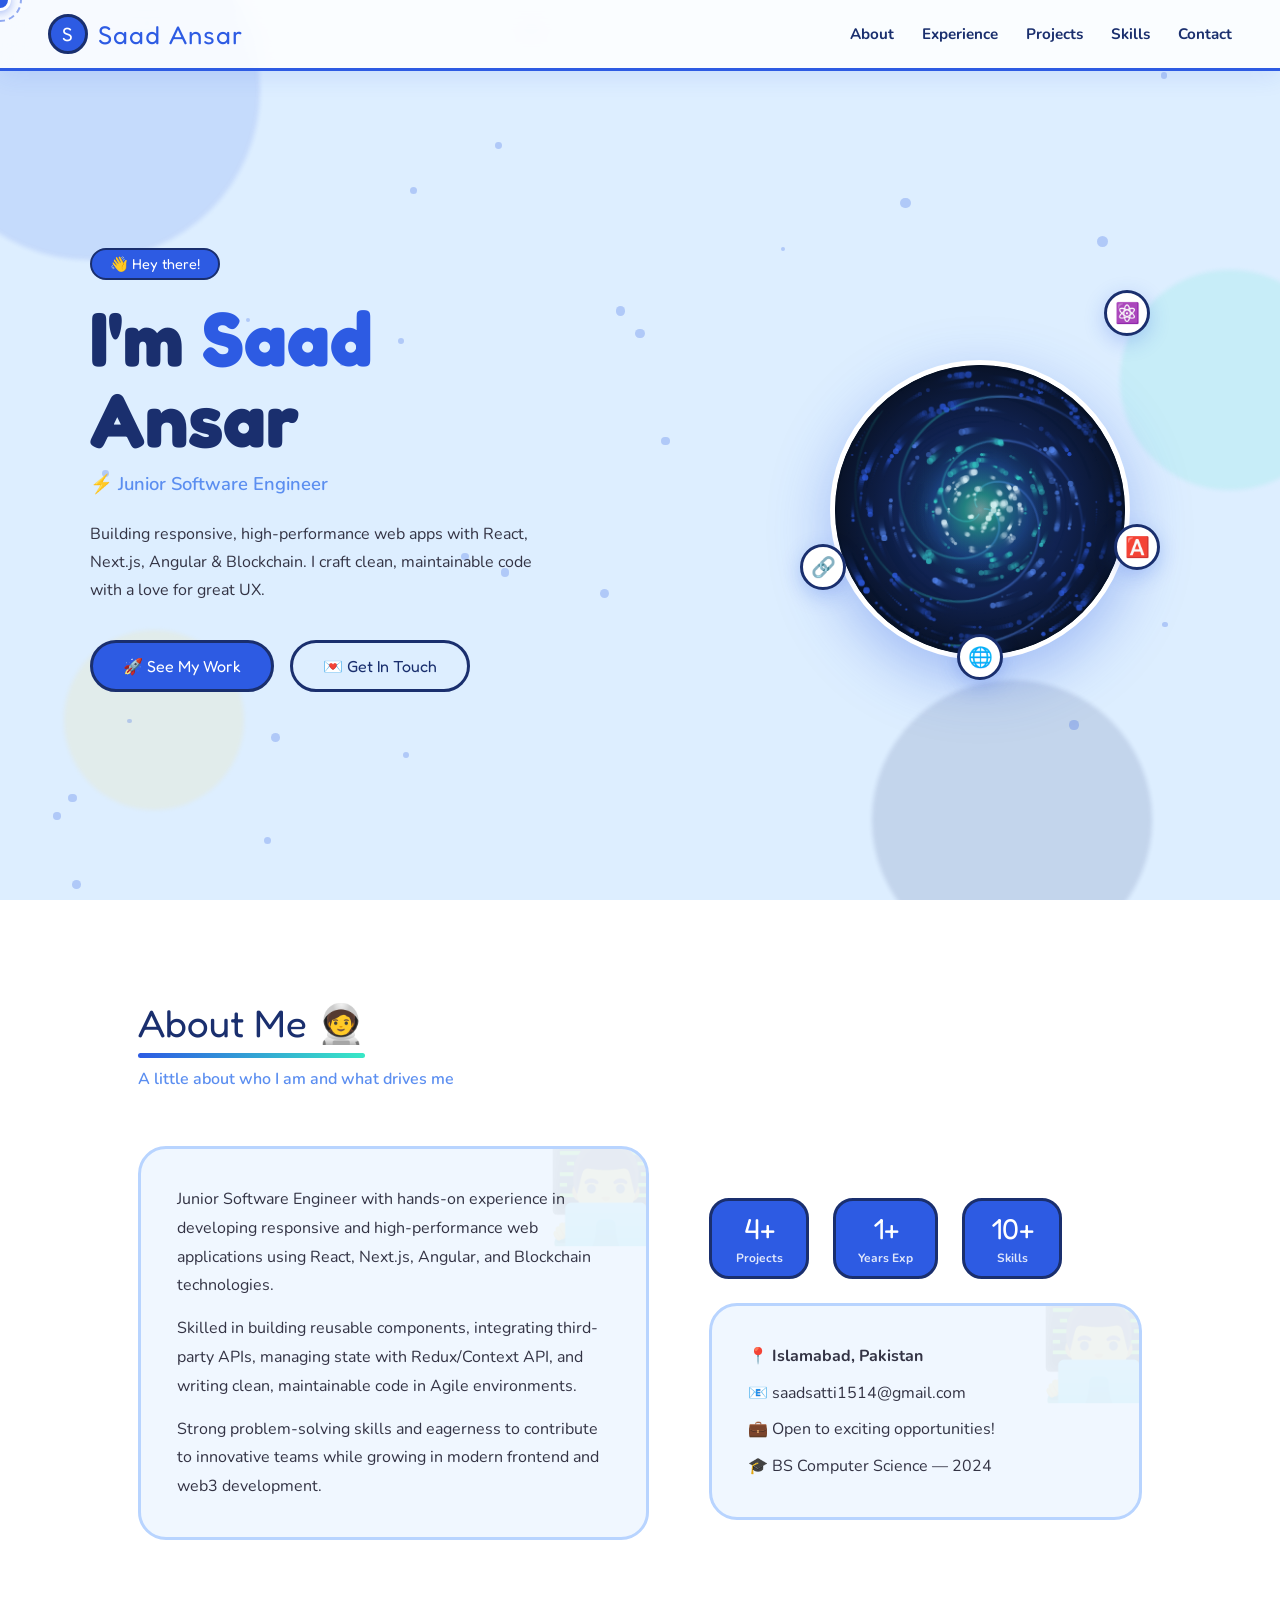
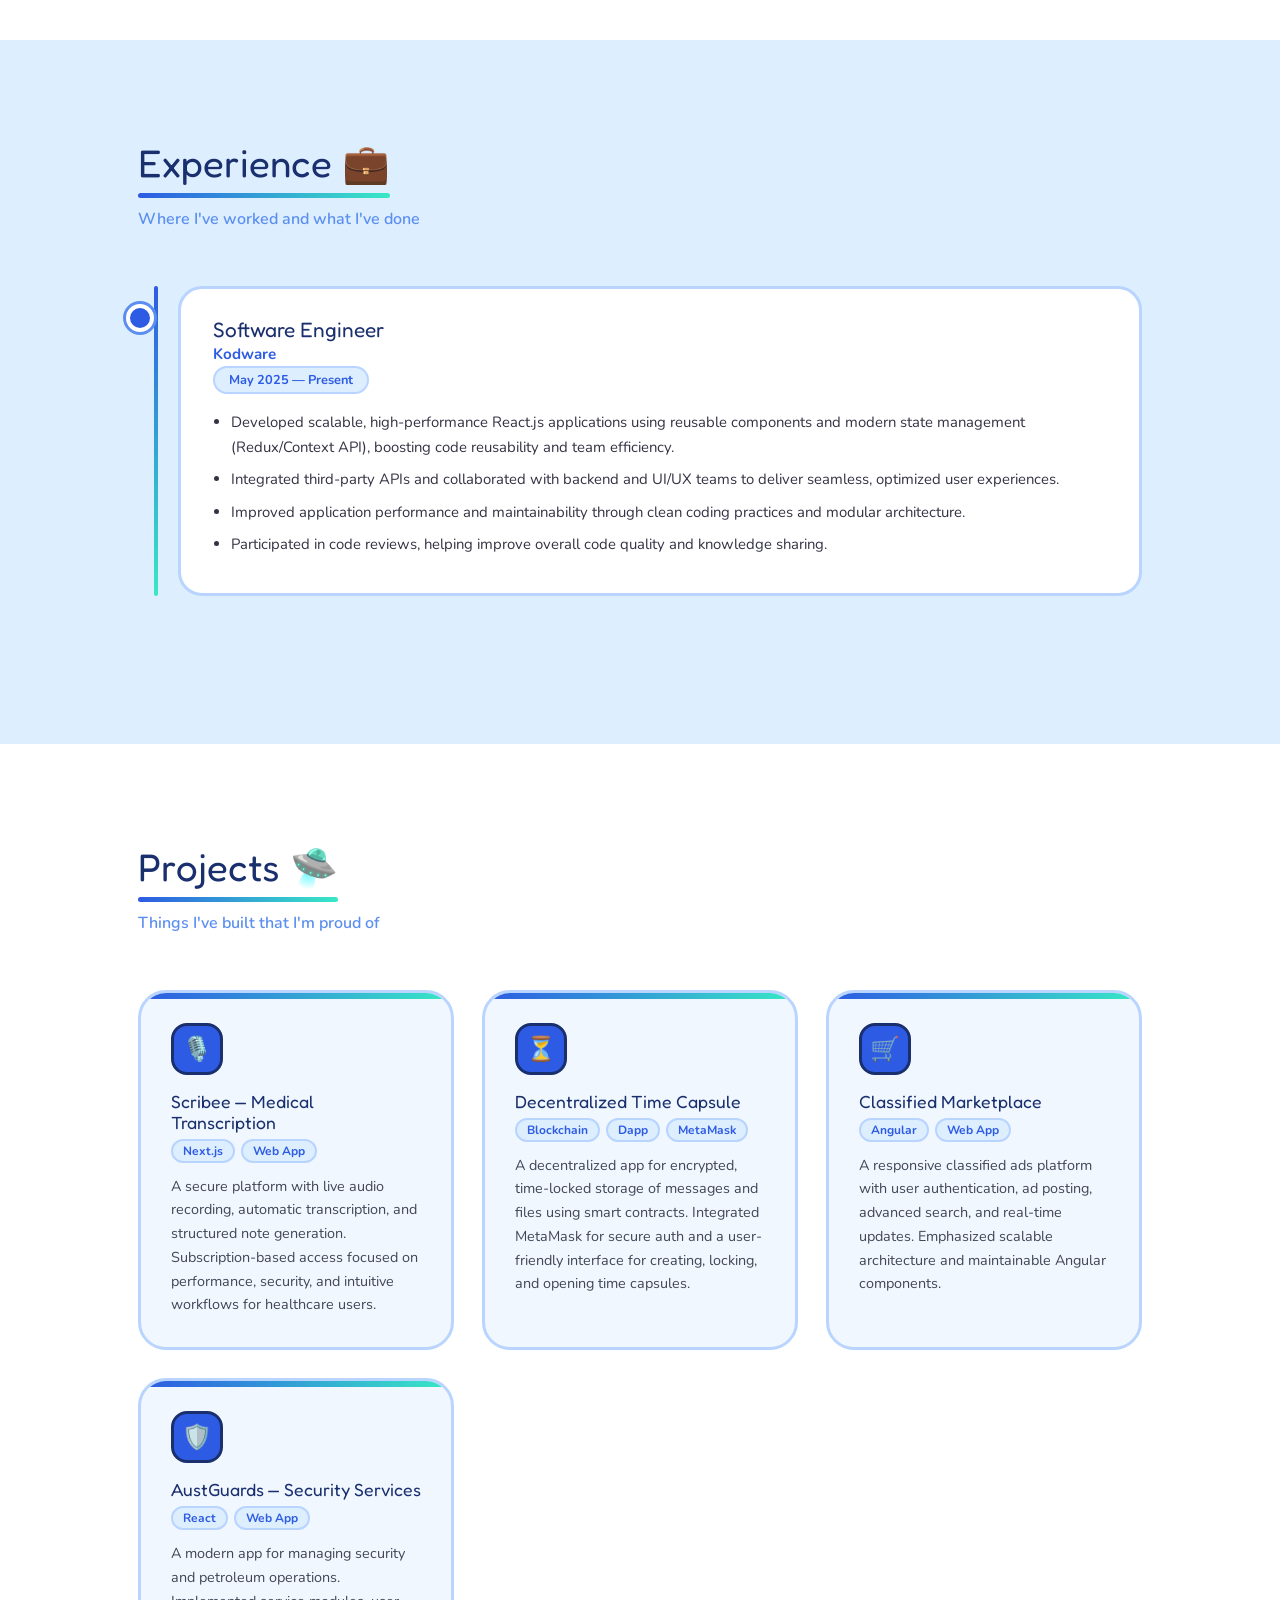
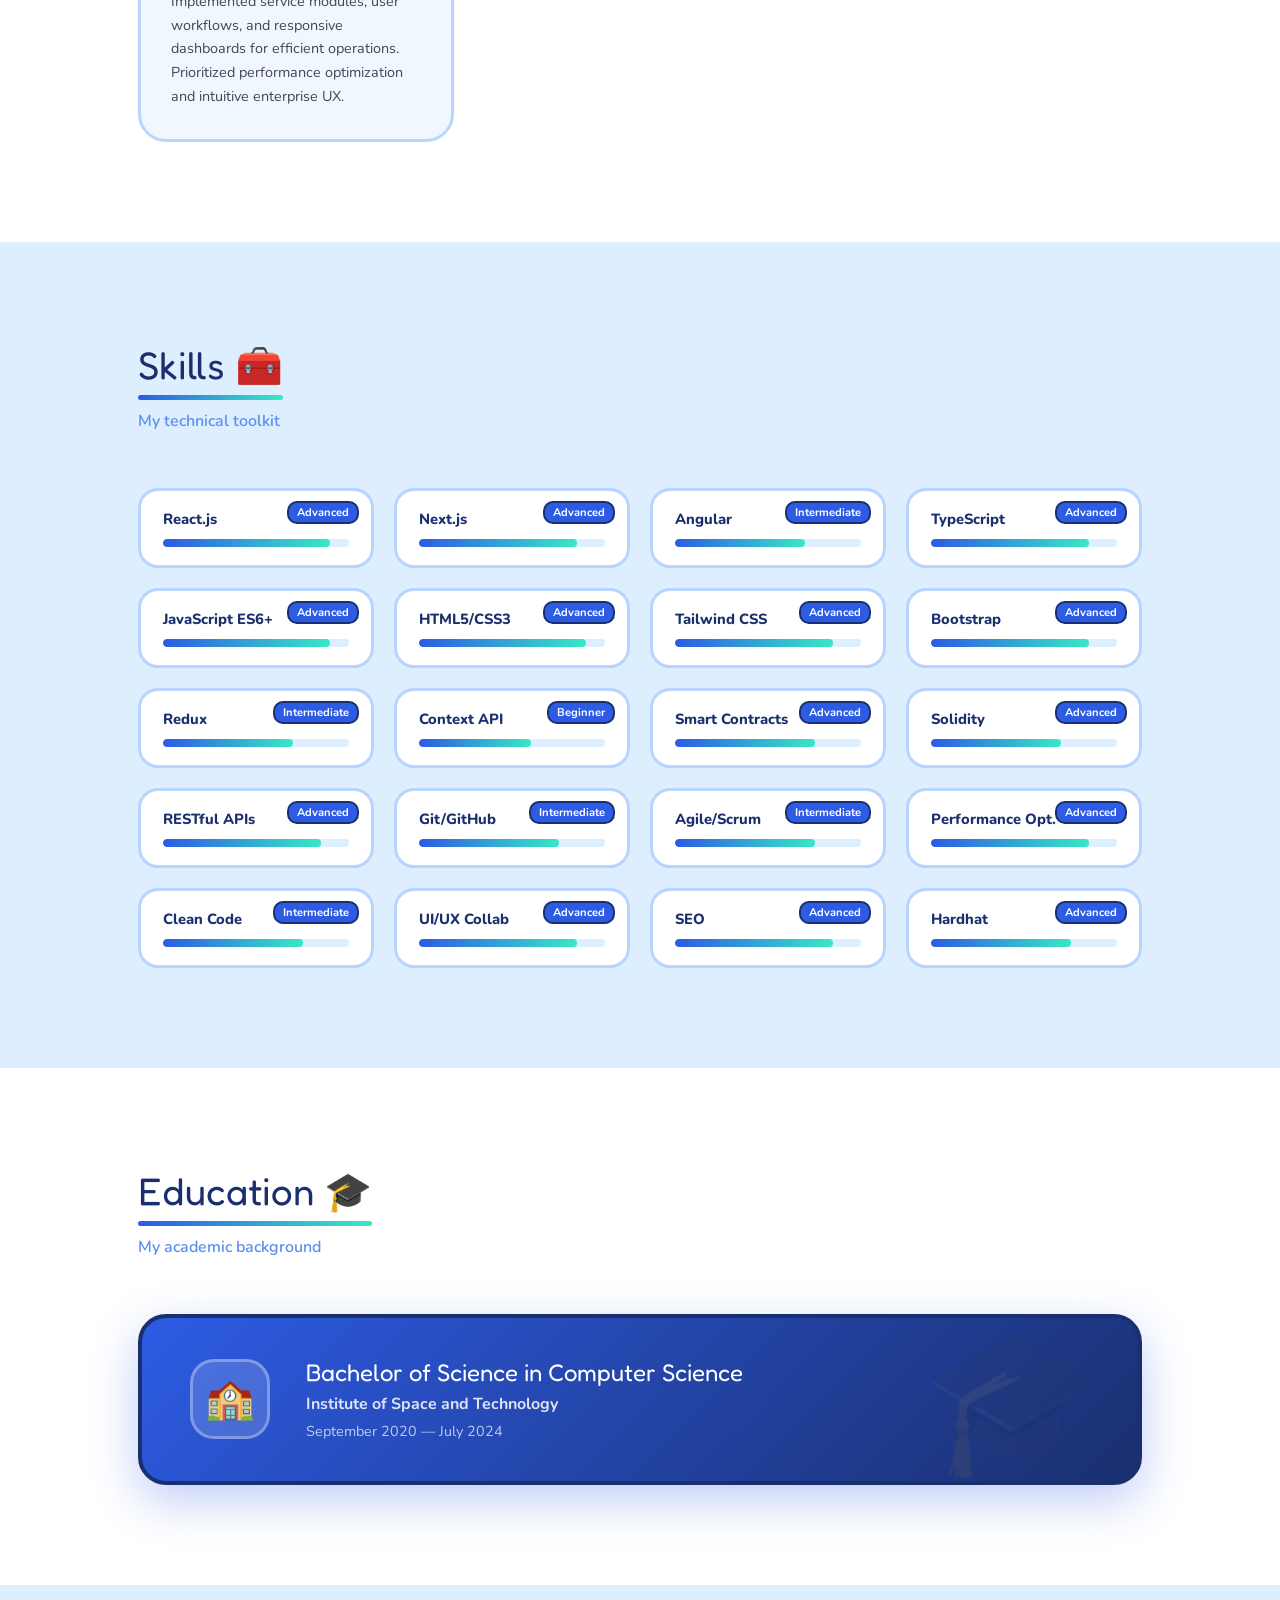
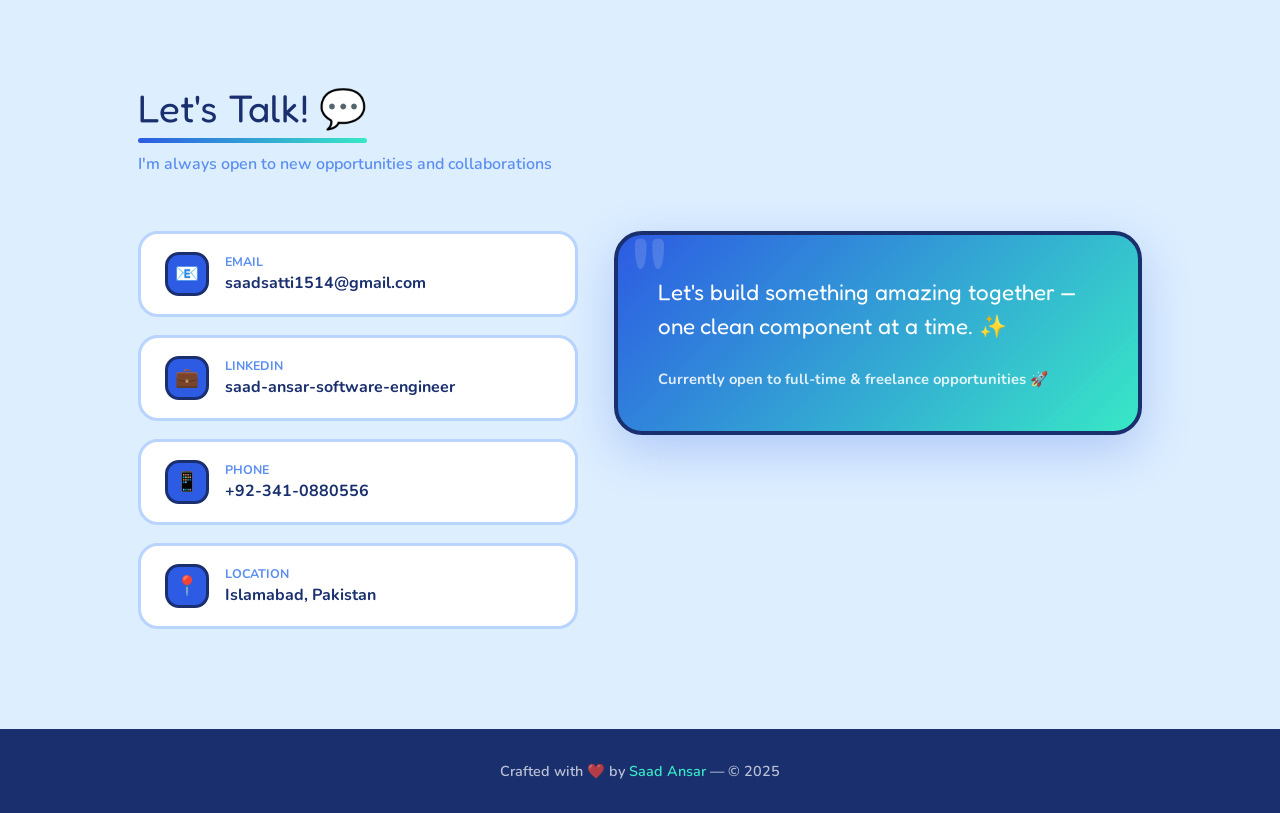
<file: index.html>
<!DOCTYPE html>
<html lang="en">

<head>
  <meta charset="UTF-8">
  <meta name="viewport" content="width=device-width, initial-scale=1.0">
  <title>Saad Ansar — Portfolio</title>
  <link href="https://fonts.googleapis.com/css2?family=Fredoka+One&family=Nunito:wght@400;600;700;800&display=swap"
    rel="stylesheet">
  <link rel="stylesheet" href="style.css">
</head>

<body>

  <!-- Cursor -->
  <div class="cursor" id="cursor"></div>
  <div class="cursor-ring" id="ring"></div>

  <!-- Floating BG -->
  <div class="bg-blobs">
    <div class="blob blob-1"></div>
    <div class="blob blob-2"></div>
    <div class="blob blob-3"></div>
    <div class="blob blob-4"></div>
  </div>
  <div class="stars" id="stars"></div>

  <!-- NAVBAR -->
  <nav>
    <div class="nav-logo">
      <div class="avatar-pill">S</div>
      Saad Ansar
    </div>
    <ul class="nav-links">
      <li><a href="#about">About</a></li>
      <li><a href="#experience">Experience</a></li>
      <li><a href="#projects">Projects</a></li>
      <li><a href="#skills">Skills</a></li>
      <li><a href="#contact">Contact</a></li>
    </ul>
  </nav>

  <!-- HERO -->
  <section id="hero">
    <div class="hero-inner">
      <div class="hero-text">
        <div class="hero-tag">👋 Hey there!</div>
        <h1 class="hero-title">
          I'm <span>Saad</span><br>Ansar
        </h1>
        <p class="hero-sub">⚡ Junior Software Engineer</p>
        <p class="hero-desc">
          Building responsive, high-performance web apps with React, Next.js, Angular & Blockchain. I craft clean,
          maintainable code with a love for great UX.
        </p>
        <div class="hero-btns">
          <a href="#projects" class="btn btn-primary">🚀 See My Work</a>
          <a href="#contact" class="btn btn-outline">💌 Get In Touch</a>
        </div>
      </div>
      <div class="hero-character">
        <div class="character-wrap">
          <div class="photo-bg">
            <canvas id="codeCanvas"></canvas>
            <div class="vortex-overlay"></div>
          </div>
          <!-- floating icons -->
          <div class="float-icon">⚛️</div>
          <div class="float-icon">🔗</div>
          <div class="float-icon">🅰️</div>
          <div class="float-icon">🌐</div>
        </div>
      </div>
    </div>
  </section>

  <!-- ABOUT -->
  <section id="about">
    <div class="section-inner">
      <div class="reveal">
        <div class="section-title">About Me 🧑‍🚀</div>
        <p class="section-subtitle">A little about who I am and what drives me</p>
      </div>
      <div class="about-grid reveal">
        <div class="about-card">
          <p>
            Junior Software Engineer with hands-on experience in developing responsive and high-performance
            web applications using React, Next.js, Angular, and Blockchain technologies.
          </p>
          <p style="margin-top:14px">
            Skilled in building reusable components, integrating third-party APIs, managing state with Redux/Context
            API, and writing clean, maintainable code in Agile environments.
          </p>
          <p style="margin-top:14px">
            Strong problem-solving skills and eagerness to contribute to innovative teams while growing in modern
            frontend and web3 development.
          </p>
        </div>
        <div style="display:flex; flex-direction:column; gap:24px; flex:1; min-width:220px;">
          <div class="about-stats">
            <div class="stat-pill"><span class="num">4+</span><span class="lbl">Projects</span></div>
            <div class="stat-pill"><span class="num">1+</span><span class="lbl">Years Exp</span></div>
            <div class="stat-pill"><span class="num">10+</span><span class="lbl">Skills</span></div>
          </div>
          <div class="about-card" style="margin-top:0">
            <p>📍 <strong>Islamabad, Pakistan</strong></p>
            <p style="margin-top:8px">📧 saadsatti1514@gmail.com</p>
            <p style="margin-top:8px">💼 Open to exciting opportunities!</p>
            <p style="margin-top:8px">🎓 BS Computer Science — 2024</p>
          </div>
        </div>
      </div>
    </div>
  </section>

  <!-- EXPERIENCE -->
  <section id="experience">
    <div class="section-inner">
      <div class="reveal">
        <div class="section-title">Experience 💼</div>
        <p class="section-subtitle">Where I've worked and what I've done</p>
      </div>
      <div class="timeline reveal">
        <div class="timeline-item">
          <div class="timeline-dot"></div>
          <div class="timeline-card">
            <div class="timeline-role">Software Engineer</div>
            <div class="timeline-company">Kodware</div>
            <div class="timeline-date">May 2025 — Present</div>
            <ul>
              <li>Developed scalable, high-performance React.js applications using reusable components and modern state
                management (Redux/Context API), boosting code reusability and team efficiency.</li>
              <li>Integrated third-party APIs and collaborated with backend and UI/UX teams to deliver seamless,
                optimized user experiences.</li>
              <li>Improved application performance and maintainability through clean coding practices and modular
                architecture.</li>
              <li>Participated in code reviews, helping improve overall code quality and knowledge sharing.</li>
            </ul>
          </div>
        </div>
      </div>
    </div>
  </section>

  <!-- PROJECTS -->
  <section id="projects">
    <div class="section-inner">
      <div class="reveal">
        <div class="section-title">Projects 🛸</div>
        <p class="section-subtitle">Things I've built that I'm proud of</p>
      </div>
      <div class="projects-grid reveal">
        <div class="project-card">
          <div class="project-icon">🎙️</div>
          <div class="project-name">Scribee — Medical Transcription</div>
          <div class="project-tech">
            <span class="tech-tag">Next.js</span>
            <span class="tech-tag">Web App</span>
          </div>
          <p class="project-desc">A secure platform with live audio recording, automatic transcription, and structured
            note generation. Subscription-based access focused on performance, security, and intuitive workflows for
            healthcare users.</p>
        </div>
        <div class="project-card">
          <div class="project-icon">⏳</div>
          <div class="project-name">Decentralized Time Capsule</div>
          <div class="project-tech">
            <span class="tech-tag">Blockchain</span>
            <span class="tech-tag">Dapp</span>
            <span class="tech-tag">MetaMask</span>
          </div>
          <p class="project-desc">A decentralized app for encrypted, time-locked storage of messages and files using
            smart contracts. Integrated MetaMask for secure auth and a user-friendly interface for creating, locking,
            and opening time capsules.</p>
        </div>
        <div class="project-card">
          <div class="project-icon">🛒</div>
          <div class="project-name">Classified Marketplace</div>
          <div class="project-tech">
            <span class="tech-tag">Angular</span>
            <span class="tech-tag">Web App</span>
          </div>
          <p class="project-desc">A responsive classified ads platform with user authentication, ad posting, advanced
            search, and real-time updates. Emphasized scalable architecture and maintainable Angular components.</p>
        </div>
        <div class="project-card">
          <div class="project-icon">🛡️</div>
          <div class="project-name">AustGuards — Security Services</div>
          <div class="project-tech">
            <span class="tech-tag">React</span>
            <span class="tech-tag">Web App</span>
          </div>
          <p class="project-desc">A modern app for managing security and petroleum operations. Implemented service
            modules, user workflows, and responsive dashboards for efficient operations. Prioritized performance
            optimization and intuitive enterprise UX.</p>
        </div>
      </div>
    </div>
  </section>

  <!-- SKILLS -->
  <section id="skills">
    <div class="section-inner">
      <div class="reveal">
        <div class="section-title">Skills 🧰</div>
        <p class="section-subtitle">My technical toolkit</p>
      </div>
      <div class="skills-grid reveal" id="skillsGrid">
        <!-- Filled by JS -->
      </div>
    </div>
  </section>

  <!-- EDUCATION -->
  <section id="education">
    <div class="section-inner">
      <div class="reveal">
        <div class="section-title">Education 🎓</div>
        <p class="section-subtitle">My academic background</p>
      </div>
      <div class="reveal">
        <div class="edu-card">
          <div class="edu-icon">🏫</div>
          <div>
            <div class="edu-degree">Bachelor of Science in Computer Science</div>
            <div class="edu-school">Institute of Space and Technology</div>
            <div class="edu-date">September 2020 — July 2024</div>
          </div>
        </div>
      </div>
    </div>
  </section>

  <!-- CONTACT -->
  <section id="contact">
    <div class="section-inner">
      <div class="reveal">
        <div class="section-title">Let's Talk! 💬</div>
        <p class="section-subtitle">I'm always open to new opportunities and collaborations</p>
      </div>
      <div class="contact-grid reveal">
        <div class="contact-info">
          <a href="mailto:saadsatti1514@gmail.com" class="contact-link">
            <div class="icon">📧</div>
            <div>
              <div style="font-size:0.78rem;color:var(--blue-light);margin-bottom:2px;">EMAIL</div>
              saadsatti1514@gmail.com
            </div>
          </a>
          <a href="https://linkedin.com/in/saad-ansar-software-engineer" target="_blank" class="contact-link">
            <div class="icon">💼</div>
            <div>
              <div style="font-size:0.78rem;color:var(--blue-light);margin-bottom:2px;">LINKEDIN</div>
              saad-ansar-software-engineer
            </div>
          </a>
          <a href="tel:+923410880556" class="contact-link">
            <div class="icon">📱</div>
            <div>
              <div style="font-size:0.78rem;color:var(--blue-light);margin-bottom:2px;">PHONE</div>
              +92-341-0880556
            </div>
          </a>
          <div class="contact-link" style="cursor:none;">
            <div class="icon">📍</div>
            <div>
              <div style="font-size:0.78rem;color:var(--blue-light);margin-bottom:2px;">LOCATION</div>
              Islamabad, Pakistan
            </div>
          </div>
        </div>
        <div class="contact-quote">
          Let's build something amazing together — one clean component at a time. ✨
          <div
            style="margin-top:24px; font-family:'Nunito',sans-serif; font-size:0.92rem; opacity:0.85; font-weight:700;">
            Currently open to full-time & freelance opportunities 🚀
          </div>
        </div>
      </div>
    </div>
  </section>

  <footer>
    Crafted with ❤️ by <span>Saad Ansar</span> — © 2025
  </footer>

  <script src="script.js"></script>
</body>

</html>
</file>
<file: style.css>
:root {
  --blue-dark: #1a2f6e;
  --blue-mid: #2d5be3;
  --blue-light: #5b8ef0;
  --blue-sky: #b8d4ff;
  --blue-pale: #ddeeff;
  --white: #ffffff;
  --yellow: #ffe066;
  --teal: #38e8c6;
  --ink: #1a2f6e;
  --cloud: #f0f7ff;
}

*, *::before, *::after { box-sizing: border-box; margin: 0; padding: 0; }

html { scroll-behavior: smooth; }

body {
  font-family: 'Nunito', sans-serif;
  background: var(--blue-pale);
  color: var(--ink);
  overflow-x: hidden;
  cursor: none;
}

/* Custom cursor */
.cursor {
  width: 22px; height: 22px;
  background: var(--blue-mid);
  border: 3px solid var(--white);
  border-radius: 50%;
  position: fixed; top: 0; left: 0;
  pointer-events: none;
  z-index: 9999;
  transform: translate(-50%, -50%);
  transition: transform 0.1s ease, background 0.2s;
  box-shadow: 0 2px 8px rgba(45,91,227,0.4);
}
.cursor-ring {
  width: 44px; height: 44px;
  border: 2px dashed var(--blue-mid);
  border-radius: 50%;
  position: fixed; top: 0; left: 0;
  pointer-events: none;
  z-index: 9998;
  transform: translate(-50%, -50%);
  transition: transform 0.18s ease;
  opacity: 0.5;
  animation: spin 4s linear infinite;
}
@keyframes spin { to { transform: translate(-50%,-50%) rotate(360deg); } }

/* ─── Floating background blobs ─── */
.bg-blobs {
  position: fixed; inset: 0; pointer-events: none; z-index: 0; overflow: hidden;
}
.blob {
  position: absolute;
  border-radius: 50%;
  opacity: 0.13;
  animation: drift 14s ease-in-out infinite alternate;
  filter: blur(2px);
}
.blob-1 { width: 340px; height: 340px; background: var(--blue-mid); top: -80px; left: -80px; animation-duration: 16s; }
.blob-2 { width: 220px; height: 220px; background: var(--teal); top: 30%; right: -60px; animation-duration: 12s; animation-delay: -4s; }
.blob-3 { width: 180px; height: 180px; background: var(--yellow); bottom: 10%; left: 5%; animation-duration: 18s; animation-delay: -8s; }
.blob-4 { width: 280px; height: 280px; background: var(--blue-dark); bottom: -60px; right: 10%; animation-duration: 20s; animation-delay: -2s; }
@keyframes drift {
  0% { transform: translate(0,0) scale(1); }
  100% { transform: translate(30px, 40px) scale(1.12); }
}

/* ─── Floating Stars / Bubbles ─── */
.stars { position: fixed; inset: 0; pointer-events: none; z-index: 0; }
.star {
  position: absolute;
  width: 8px; height: 8px;
  background: var(--blue-mid);
  border-radius: 50%;
  opacity: 0.25;
  animation: floatUp linear infinite;
}
@keyframes floatUp {
  0% { transform: translateY(0) scale(1); opacity: 0.3; }
  100% { transform: translateY(-100vh) scale(0.4); opacity: 0; }
}

/* ─── NAVBAR ─── */
nav {
  position: fixed; top: 0; left: 0; right: 0; z-index: 100;
  display: flex; align-items: center; justify-content: space-between;
  padding: 14px 48px;
  background: rgba(255,255,255,0.85);
  backdrop-filter: blur(12px);
  border-bottom: 3px solid var(--blue-mid);
  box-shadow: 0 4px 24px rgba(45,91,227,0.12);
}
.nav-logo {
  font-family: 'Fredoka One', cursive;
  font-size: 1.6rem;
  color: var(--blue-mid);
  letter-spacing: 1px;
  display: flex; align-items: center; gap: 10px;
}
.nav-logo .avatar-pill {
  width: 40px; height: 40px;
  background: var(--blue-mid);
  border-radius: 50%;
  border: 3px solid var(--blue-dark);
  display: flex; align-items: center; justify-content: center;
  font-size: 1.2rem;
  color: #fff;
  animation: wobble 3s ease-in-out infinite;
}
@keyframes wobble {
  0%,100% { transform: rotate(-5deg); }
  50% { transform: rotate(5deg); }
}
.nav-links { display: flex; gap: 28px; list-style: none; }
.nav-links a {
  text-decoration: none;
  font-weight: 700;
  font-size: 0.95rem;
  color: var(--blue-dark);
  position: relative;
  padding-bottom: 2px;
  transition: color 0.2s;
}
.nav-links a::after {
  content: '';
  position: absolute; bottom: -2px; left: 0; right: 0;
  height: 3px;
  background: var(--blue-mid);
  border-radius: 2px;
  transform: scaleX(0); transform-origin: left;
  transition: transform 0.25s ease;
}
.nav-links a:hover { color: var(--blue-mid); }
.nav-links a:hover::after { transform: scaleX(1); }

/* ─── SECTIONS base ─── */
section { position: relative; z-index: 1; }

/* ─── HERO ─── */
#hero {
  min-height: 100vh;
  display: flex; align-items: center; justify-content: center;
  padding: 120px 48px 80px;
  overflow: hidden;
}
.hero-inner {
  display: flex; align-items: center; gap: 80px;
  max-width: 1100px; width: 100%;
  flex-wrap: wrap;
}
.hero-text { flex: 1; min-width: 280px; }
.hero-tag {
  display: inline-block;
  background: var(--blue-mid);
  color: #fff;
  font-family: 'Fredoka One', cursive;
  font-size: 0.9rem;
  padding: 5px 18px;
  border-radius: 20px;
  margin-bottom: 18px;
  border: 2px solid var(--blue-dark);
  animation: bounce 2s ease-in-out infinite;
}
@keyframes bounce { 0%,100%{transform:translateY(0);} 50%{transform:translateY(-6px);} }
.hero-title {
  font-family: 'Fredoka One', cursive;
  font-size: clamp(2.8rem, 6vw, 5rem);
  line-height: 1.05;
  color: var(--blue-dark);
  margin-bottom: 12px;
  animation: slideInLeft 0.8s ease both;
}
.hero-title span { color: var(--blue-mid); }
@keyframes slideInLeft {
  from { opacity: 0; transform: translateX(-50px); }
  to   { opacity: 1; transform: translateX(0); }
}
.hero-sub {
  font-size: 1.15rem;
  font-weight: 600;
  color: var(--blue-light);
  margin-bottom: 24px;
  animation: slideInLeft 0.9s 0.15s ease both;
}
.hero-desc {
  font-size: 1rem;
  line-height: 1.75;
  color: #334;
  max-width: 460px;
  margin-bottom: 36px;
  animation: slideInLeft 1s 0.3s ease both;
}
.hero-btns { display: flex; gap: 16px; flex-wrap: wrap; animation: slideInLeft 1.1s 0.45s ease both; }
.btn {
  display: inline-flex; align-items: center; gap: 8px;
  padding: 13px 30px;
  border-radius: 50px;
  font-family: 'Fredoka One', cursive;
  font-size: 1rem;
  text-decoration: none;
  border: 3px solid var(--blue-dark);
  cursor: none;
  transition: transform 0.18s ease, box-shadow 0.18s ease;
  position: relative; overflow: hidden;
}
.btn::before {
  content: '';
  position: absolute; inset: 0;
  background: rgba(255,255,255,0.15);
  transform: translateX(-100%);
  transition: transform 0.3s ease;
}
.btn:hover::before { transform: translateX(0); }
.btn:hover { transform: translateY(-4px) scale(1.03); box-shadow: 0 12px 32px rgba(45,91,227,0.3); }
.btn-primary { background: var(--blue-mid); color: #fff; }
.btn-outline { background: transparent; color: var(--blue-dark); }
.btn-outline:hover { background: var(--blue-pale); }

/* ─── Hero character ─── */
.hero-character { flex: 0 0 420px; display: flex; justify-content: center; align-items: center; }
.character-wrap {
  position: relative;
  width: 340px; height: 420px;
  display: flex; justify-content: center; align-items: flex-end;
}

/* Big decorative circle behind photo */
.character-wrap .photo-bg {
  position: absolute;
  width: 300px; height: 300px;
  background: #0a1628;
  border-radius: 50%;
  bottom: 20px; left: 50%;
  transform: translateX(-50%);
  z-index: 0;
  box-shadow: 0 20px 60px rgba(45,91,227,0.35);
  border: 5px solid var(--white);
  overflow: hidden;
}

/* Dashed ring */
.character-wrap .photo-bg::before {
  content: '';
  position: absolute; inset: -14px;
  border-radius: 50%;
  border: 3px dashed rgba(45,91,227,0.3);
  animation: spin 18s linear infinite;
}

/* Outer glow ring */
.character-wrap .photo-bg::after {
  content: '';
  position: absolute; inset: -28px;
  border-radius: 50%;
  border: 2px solid rgba(56,232,198,0.2);
  animation: spin 28s linear infinite reverse;
}

/* Canvas inside the circle */
#codeCanvas {
  position: absolute;
  inset: 0;
  width: 100%;
  height: 100%;
  border-radius: 50%;
  z-index: 1;
}

/* Teal vortex overlay */
.vortex-overlay {
  position: absolute;
  inset: 0;
  border-radius: 50%;
  background: radial-gradient(ellipse at 50% 50%,
    rgba(56,232,198,0.18) 0%,
    rgba(45,91,227,0.22) 40%,
    transparent 70%);
  z-index: 2;
  animation: vortexPulse 3s ease-in-out infinite;
}
@keyframes vortexPulse {
  0%,100% { opacity: 0.7; transform: scale(1); }
  50%      { opacity: 1;   transform: scale(1.04); }
}

.float-icon {
  position: absolute;
  width: 46px; height: 46px;
  background: var(--white);
  border-radius: 50%;
  border: 3px solid var(--blue-dark);
  display: flex; align-items: center; justify-content: center;
  font-size: 1.25rem;
  box-shadow: 0 6px 20px rgba(45,91,227,0.25);
  animation: orbit 6s ease-in-out infinite;
  z-index: 3;
}
.float-icon:nth-child(1){ top: 30px;  left: 0px;   animation-delay: 0s; }
.float-icon:nth-child(2){ top: 30px;  right: 0px;  animation-delay: -2s; }
.float-icon:nth-child(3){ bottom: 90px; left: -10px; animation-delay: -1s; }
.float-icon:nth-child(4){ bottom: 110px; right: -10px; animation-delay: -3s; }

@keyframes orbit {
  0%,100% { transform: translateY(0) rotate(0deg); }
  50%      { transform: translateY(-10px) rotate(8deg); }
}

/* ─── SECTION WRAPPER ─── */
.section-inner {
  max-width: 1100px;
  margin: 0 auto;
  padding: 100px 48px;
}
.section-title {
  font-family: 'Fredoka One', cursive;
  font-size: 2.4rem;
  color: var(--blue-dark);
  margin-bottom: 10px;
  position: relative;
  display: inline-block;
}
.section-title::after {
  content: '';
  display: block;
  height: 5px;
  background: linear-gradient(90deg, var(--blue-mid), var(--teal));
  border-radius: 3px;
  margin-top: 6px;
  animation: expandLine 0.6s ease both;
}
@keyframes expandLine { from{width:0} to{width:100%} }
.section-subtitle {
  font-size: 1rem;
  color: var(--blue-light);
  font-weight: 600;
  margin-bottom: 56px;
}

/* ─── ABOUT ─── */
#about { background: var(--white); }
.about-grid { display: flex; gap: 60px; align-items: center; flex-wrap: wrap; }
.about-card {
  flex: 1; min-width: 280px;
  background: var(--cloud);
  border-radius: 28px;
  border: 3px solid var(--blue-sky);
  padding: 36px;
  position: relative;
  overflow: hidden;
  transition: transform 0.3s ease, box-shadow 0.3s ease;
}
.about-card:hover { transform: translateY(-8px); box-shadow: 0 20px 48px rgba(45,91,227,0.15); }
.about-card::before {
  content: '👨‍💻';
  position: absolute; top: -20px; right: -20px;
  font-size: 6rem; opacity: 0.06;
}
.about-card p { font-size: 1rem; line-height: 1.8; color: #334; }
.about-stats { display: flex; gap: 24px; margin-top: 32px; flex-wrap: wrap; }
.stat-pill {
  background: var(--blue-mid);
  color: #fff;
  border-radius: 20px;
  border: 3px solid var(--blue-dark);
  padding: 10px 22px;
  text-align: center;
  min-width: 100px;
  font-family: 'Fredoka One', cursive;
  transition: transform 0.2s;
}
.stat-pill:hover { transform: scale(1.08) rotate(-2deg); }
.stat-pill .num { font-size: 1.8rem; display: block; }
.stat-pill .lbl { font-size: 0.75rem; opacity: 0.85; font-family: 'Nunito', sans-serif; font-weight: 700; }

/* ─── EXPERIENCE ─── */
#experience { background: var(--blue-pale); }
.timeline { position: relative; padding-left: 40px; }
.timeline::before {
  content: '';
  position: absolute; top: 0; bottom: 0; left: 16px;
  width: 4px;
  background: linear-gradient(to bottom, var(--blue-mid), var(--teal));
  border-radius: 2px;
}
.timeline-item {
  margin-bottom: 48px;
  position: relative;
  animation: fadeInUp 0.6s ease both;
}
@keyframes fadeInUp { from{opacity:0;transform:translateY(30px)} to{opacity:1;transform:translateY(0)} }
.timeline-dot {
  width: 28px; height: 28px;
  background: var(--blue-mid);
  border-radius: 50%;
  border: 4px solid var(--white);
  position: absolute;
  left: -52px; top: 18px;
  box-shadow: 0 0 0 3px var(--blue-light);
  animation: pulse 2s ease-in-out infinite;
}
@keyframes pulse { 0%,100%{box-shadow:0 0 0 3px var(--blue-light);} 50%{box-shadow:0 0 0 8px rgba(91,142,240,0.2);} }
.timeline-card {
  background: var(--white);
  border-radius: 24px;
  border: 3px solid var(--blue-sky);
  padding: 28px 32px;
  transition: transform 0.3s ease, box-shadow 0.3s ease;
}
.timeline-card:hover { transform: translateX(8px); box-shadow: 0 12px 36px rgba(45,91,227,0.12); }
.timeline-role { font-family: 'Fredoka One', cursive; font-size: 1.3rem; color: var(--blue-dark); }
.timeline-company { font-weight: 700; color: var(--blue-mid); font-size: 0.95rem; margin: 2px 0; }
.timeline-date {
  display: inline-block;
  background: var(--blue-pale);
  border-radius: 20px;
  padding: 3px 14px;
  font-size: 0.8rem;
  font-weight: 700;
  color: var(--blue-mid);
  border: 2px solid var(--blue-sky);
  margin-bottom: 16px;
}
.timeline-card ul { padding-left: 18px; }
.timeline-card ul li { margin-bottom: 8px; line-height: 1.65; color: #334; font-size: 0.93rem; }

/* ─── PROJECTS ─── */
#projects { background: var(--white); }
.projects-grid {
  display: grid;
  grid-template-columns: repeat(auto-fill, minmax(290px,1fr));
  gap: 28px;
}
.project-card {
  background: var(--cloud);
  border-radius: 28px;
  border: 3px solid var(--blue-sky);
  padding: 30px;
  position: relative;
  overflow: hidden;
  transition: transform 0.3s ease, box-shadow 0.3s ease;
  cursor: none;
}
.project-card:hover { transform: translateY(-10px) rotate(-1deg); box-shadow: 0 24px 56px rgba(45,91,227,0.18); }
.project-card::before {
  content: '';
  position: absolute; top: 0; left: 0; right: 0; height: 6px;
  background: linear-gradient(90deg, var(--blue-mid), var(--teal));
}
.project-icon {
  width: 52px; height: 52px;
  background: var(--blue-mid);
  border-radius: 16px;
  border: 3px solid var(--blue-dark);
  display: flex; align-items: center; justify-content: center;
  font-size: 1.5rem;
  margin-bottom: 16px;
  transition: transform 0.3s ease;
}
.project-card:hover .project-icon { transform: rotate(12deg) scale(1.1); }
.project-name { font-family: 'Fredoka One', cursive; font-size: 1.1rem; color: var(--blue-dark); margin-bottom: 6px; }
.project-tech {
  display: flex; flex-wrap: wrap; gap: 6px; margin-bottom: 12px;
}
.tech-tag {
  background: var(--blue-pale);
  border-radius: 12px;
  padding: 2px 10px;
  font-size: 0.75rem;
  font-weight: 700;
  color: var(--blue-mid);
  border: 2px solid var(--blue-sky);
}
.project-desc { font-size: 0.9rem; line-height: 1.65; color: #445; }

/* ─── SKILLS ─── */
#skills { background: var(--blue-pale); }
.skills-grid { display: grid; grid-template-columns: repeat(auto-fill, minmax(200px,1fr)); gap: 20px; }
.skill-item {
  background: var(--white);
  border-radius: 20px;
  border: 3px solid var(--blue-sky);
  padding: 18px 22px;
  display: flex; flex-direction: column; gap: 10px;
  transition: transform 0.25s ease, box-shadow 0.25s ease;
  position: relative; overflow: hidden;
}
.skill-item:hover { transform: scale(1.05) rotate(1deg); box-shadow: 0 10px 28px rgba(45,91,227,0.16); }
.skill-name { font-weight: 800; font-size: 0.92rem; color: var(--blue-dark); }
.skill-level-wrap { height: 8px; background: var(--blue-pale); border-radius: 4px; overflow: hidden; }
.skill-level {
  height: 100%;
  background: linear-gradient(90deg, var(--blue-mid), var(--teal));
  border-radius: 4px;
  width: 0;
  transition: width 1.2s cubic-bezier(.17,.67,.35,1.2);
}
.skill-badge {
  position: absolute; top: 10px; right: 12px;
  font-size: 0.7rem; font-weight: 700;
  background: var(--blue-mid);
  color: #fff;
  padding: 2px 8px;
  border-radius: 10px;
  border: 2px solid var(--blue-dark);
}

/* ─── EDUCATION ─── */
#education { background: var(--white); }
.edu-card {
  background: linear-gradient(135deg, var(--blue-mid), var(--blue-dark));
  border-radius: 28px;
  border: 4px solid var(--blue-dark);
  padding: 40px 48px;
  color: #fff;
  display: flex; align-items: center; gap: 36px;
  flex-wrap: wrap;
  position: relative; overflow: hidden;
  transition: transform 0.3s ease;
  box-shadow: 0 16px 48px rgba(45,91,227,0.3);
}
.edu-card:hover { transform: translateY(-6px); }
.edu-card::after {
  content: '🎓';
  position: absolute; right: 36px; bottom: -20px;
  font-size: 9rem; opacity: 0.08;
}
.edu-icon {
  width: 80px; height: 80px;
  background: rgba(255,255,255,0.15);
  border-radius: 24px;
  border: 3px solid rgba(255,255,255,0.3);
  display: flex; align-items: center; justify-content: center;
  font-size: 2.5rem;
  animation: float 3s ease-in-out infinite;
}
@keyframes float { 0%,100%{transform:translateY(0);} 50%{transform:translateY(-18px);} }
.edu-degree { font-family: 'Fredoka One', cursive; font-size: 1.5rem; margin-bottom: 6px; }
.edu-school { font-weight: 700; opacity: 0.85; font-size: 1rem; margin-bottom: 6px; }
.edu-date { opacity: 0.7; font-size: 0.9rem; }

/* ─── CONTACT ─── */
#contact { background: var(--blue-pale); }
.contact-grid { display: flex; gap: 36px; flex-wrap: wrap; align-items: flex-start; }
.contact-info { flex: 1; min-width: 260px; display: flex; flex-direction: column; gap: 18px; }
.contact-link {
  display: flex; align-items: center; gap: 16px;
  background: var(--white);
  border: 3px solid var(--blue-sky);
  border-radius: 20px;
  padding: 18px 24px;
  text-decoration: none;
  color: var(--blue-dark);
  font-weight: 700;
  transition: transform 0.25s ease, box-shadow 0.25s ease, border-color 0.25s;
}
.contact-link:hover { transform: translateX(8px); box-shadow: 0 8px 24px rgba(45,91,227,0.14); border-color: var(--blue-mid); }
.contact-link .icon {
  width: 44px; height: 44px;
  background: var(--blue-mid);
  border-radius: 14px;
  border: 3px solid var(--blue-dark);
  display: flex; align-items: center; justify-content: center;
  font-size: 1.2rem;
  flex-shrink: 0;
  transition: transform 0.25s;
}
.contact-link:hover .icon { transform: rotate(12deg) scale(1.1); }
.contact-quote {
  flex: 1; min-width: 280px;
  background: linear-gradient(135deg, var(--blue-mid), var(--teal));
  border-radius: 28px;
  border: 4px solid var(--blue-dark);
  padding: 40px;
  color: #fff;
  position: relative; overflow: hidden;
  font-family: 'Fredoka One', cursive;
  font-size: 1.4rem;
  line-height: 1.55;
  box-shadow: 0 16px 48px rgba(45,91,227,0.25);
}
.contact-quote::before { content: '"'; font-size: 8rem; position: absolute; top: -20px; left: 10px; opacity: 0.15; line-height: 1; }

/* ─── FOOTER ─── */
footer {
  background: var(--blue-dark);
  color: rgba(255,255,255,0.7);
  text-align: center;
  padding: 32px;
  font-size: 0.9rem;
  font-weight: 600;
  position: relative; z-index: 1;
}
footer span { color: var(--teal); }

/* ─── Scroll reveal ─── */
.reveal { opacity: 0; transform: translateY(40px); transition: opacity 0.7s ease, transform 0.7s ease; }
.reveal.visible { opacity: 1; transform: translateY(0); }

/* ─── Scrollbar ─── */
::-webkit-scrollbar { width: 6px; }
::-webkit-scrollbar-track { background: var(--blue-pale); }
::-webkit-scrollbar-thumb { background: var(--blue-mid); border-radius: 3px; }

@media(max-width:768px){
  nav { padding: 12px 20px; }
  .nav-links { display: none; }
  .section-inner { padding: 70px 24px; }
  .hero-inner { flex-direction: column; text-align: center; }
  .hero-character { display: none; }
  .hero-btns { justify-content: center; }
  .edu-card { padding: 28px 24px; }
}
</file>
